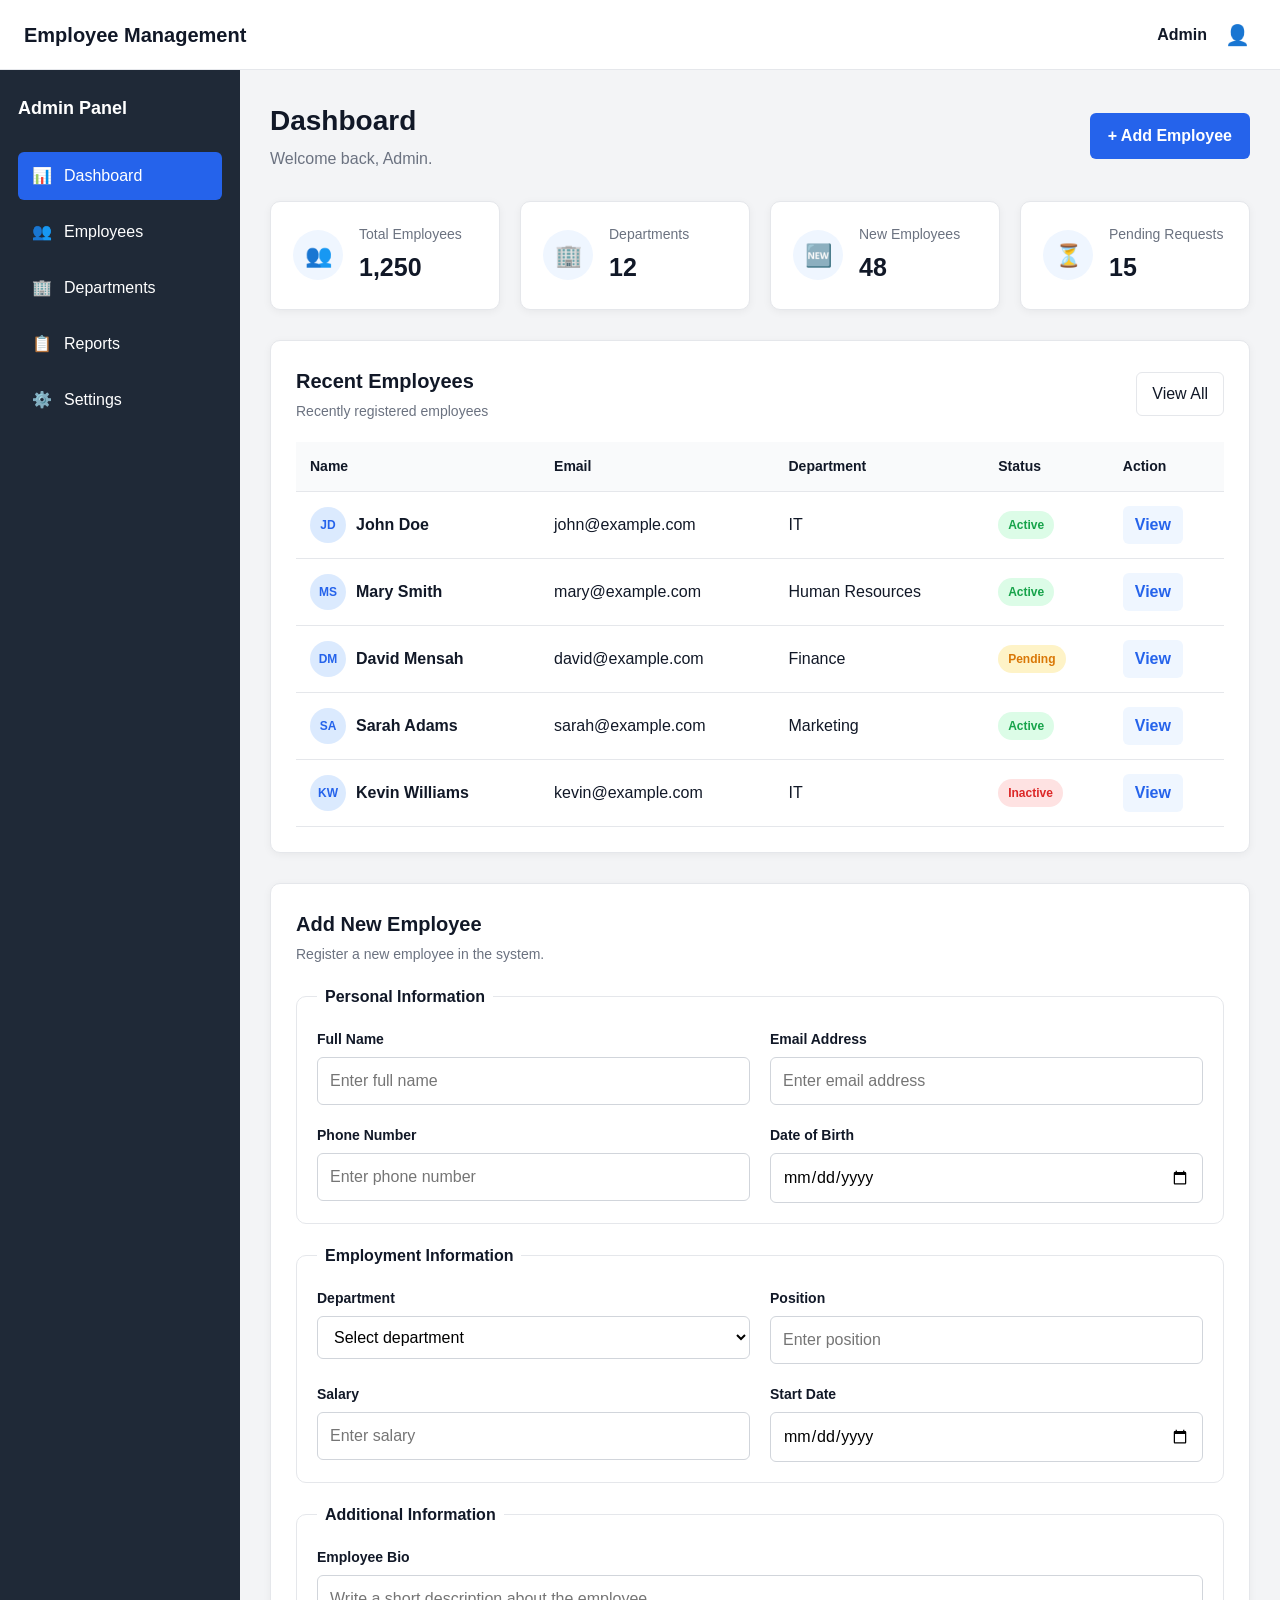
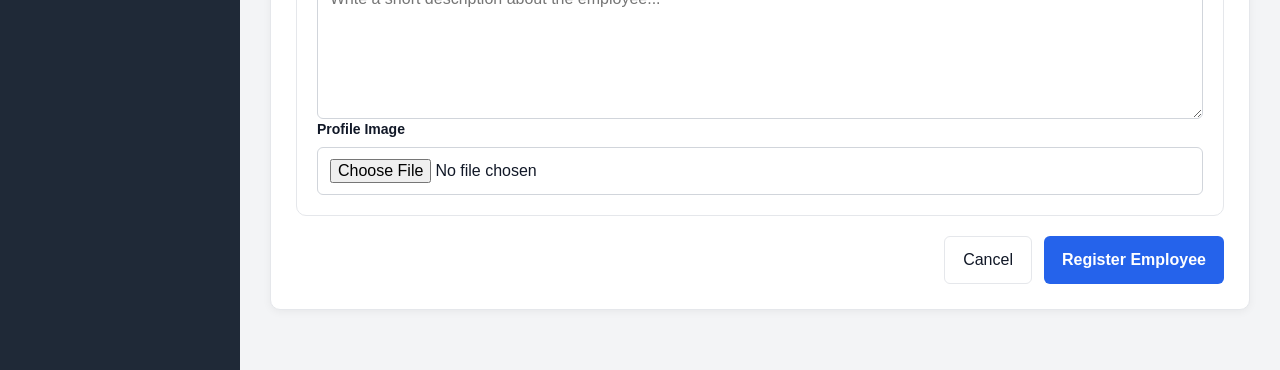
<file: index.html>
<!DOCTYPE html>
<html lang="en">

<head>
    <meta charset="UTF-8">
    <meta name="viewport" content="width=device-width, initial-scale=1.0">

    <title>Employee Management System</title>

    <link rel="stylesheet" href="css/styles.css">
</head>

<body>

    <div class="dashboard">

        <!-- ================= HEADER ================= -->

        <header class="header">

            <div class="header-left">
                <button class="menu-button" type="button" aria-label="Open menu">
                    ☰
                </button>

                <h1>Employee Management</h1>
            </div>

            <div class="header-right">
                <span class="user-name">Admin</span>

                <button class="profile-button" type="button">
                    👤
                </button>
            </div>

        </header>


        <!-- ================= SIDEBAR ================= -->

        <aside class="sidebar">

            <div class="sidebar-title">
                <h2>Admin Panel</h2>
            </div>

            <nav class="sidebar-nav" aria-label="Main navigation">

                <a href="#" class="active">
                    <span>📊</span>
                    Dashboard
                </a>

                <a href="#">
                    <span>👥</span>
                    Employees
                </a>

                <a href="#">
                    <span>🏢</span>
                    Departments
                </a>

                <a href="#">
                    <span>📋</span>
                    Reports
                </a>

                <a href="#">
                    <span>⚙️</span>
                    Settings
                </a>

            </nav>
            

        </aside>


        <!-- ================= MAIN CONTENT ================= -->

        <main class="main-content">

            <!-- Page heading -->

            <section class="page-heading">

                <div>
                    <h2>Dashboard</h2>
                    <p>Welcome back, Admin.</p>
                </div>

                <button class="primary-button" type="button">
                    + Add Employee
                </button>

            </section>


            <!-- ================= STATISTICS ================= -->

            <section class="statistics" aria-label="Employee statistics">

                <article class="stat-card">

                    <div class="stat-icon">
                        👥
                    </div>

                    <div>
                        <h3>Total Employees</h3>
                        <p>1,250</p>
                    </div>

                </article>


                <article class="stat-card">

                    <div class="stat-icon">
                        🏢
                    </div>

                    <div>
                        <h3>Departments</h3>
                        <p>12</p>
                    </div>

                </article>


                <article class="stat-card">

                    <div class="stat-icon">
                        🆕
                    </div>

                    <div>
                        <h3>New Employees</h3>
                        <p>48</p>
                    </div>

                </article>


                <article class="stat-card">

                    <div class="stat-icon">
                        ⏳
                    </div>

                    <div>
                        <h3>Pending Requests</h3>
                        <p>15</p>
                    </div>

                </article>

            </section>


            <!-- ================= EMPLOYEE TABLE ================= -->

            <section class="card">

                <div class="section-header">

                    <div>
                        <h2>Recent Employees</h2>
                        <p>Recently registered employees</p>
                    </div>

                    <button class="secondary-button" type="button">
                        View All
                    </button>

                </div>


                <div class="table-container">

                    <table>

                        <thead>

                            <tr>
                                <th>Name</th>
                                <th>Email</th>
                                <th>Department</th>
                                <th>Status</th>
                                <th>Action</th>
                            </tr>

                        </thead>


                        <tbody>

                            <tr>

                                <td>
                                    <div class="employee-name">
                                        <div class="avatar">JD</div>

                                        <span>John Doe</span>
                                    </div>
                                </td>

                                <td>john@example.com</td>

                                <td>IT</td>

                                <td>
                                    <span class="badge active-badge">
                                        Active
                                    </span>
                                </td>

                                <td>
                                    <button class="table-button" type="button">
                                        View
                                    </button>
                                </td>

                            </tr>


                            <tr>

                                <td>
                                    <div class="employee-name">
                                        <div class="avatar">MS</div>

                                        <span>Mary Smith</span>
                                    </div>
                                </td>

                                <td>mary@example.com</td>

                                <td>Human Resources</td>

                                <td>
                                    <span class="badge active-badge">
                                        Active
                                    </span>
                                </td>

                                <td>
                                    <button class="table-button" type="button">
                                        View
                                    </button>
                                </td>

                            </tr>


                            <tr>

                                <td>
                                    <div class="employee-name">
                                        <div class="avatar">DM</div>

                                        <span>David Mensah</span>
                                    </div>
                                </td>

                                <td>david@example.com</td>

                                <td>Finance</td>

                                <td>
                                    <span class="badge pending-badge">
                                        Pending
                                    </span>
                                </td>

                                <td>
                                    <button class="table-button" type="button">
                                        View
                                    </button>
                                </td>

                            </tr>


                            <tr>

                                <td>
                                    <div class="employee-name">
                                        <div class="avatar">SA</div>

                                        <span>Sarah Adams</span>
                                    </div>
                                </td>

                                <td>sarah@example.com</td>

                                <td>Marketing</td>

                                <td>
                                    <span class="badge active-badge">
                                        Active
                                    </span>
                                </td>

                                <td>
                                    <button class="table-button" type="button">
                                        View
                                    </button>
                                </td>

                            </tr>


                            <tr>

                                <td>
                                    <div class="employee-name">
                                        <div class="avatar">KW</div>

                                        <span>Kevin Williams</span>
                                    </div>
                                </td>

                                <td>kevin@example.com</td>

                                <td>IT</td>

                                <td>
                                    <span class="badge inactive-badge">
                                        Inactive
                                    </span>
                                </td>

                                <td>
                                    <button class="table-button" type="button">
                                        View
                                    </button>
                                </td>

                            </tr>

                        </tbody>

                    </table>

                </div>

            </section>


            <!-- ================= ADD EMPLOYEE FORM ================= -->

            <section class="card">

                <div class="section-header">

                    <div>
                        <h2>Add New Employee</h2>
                        <p>Register a new employee in the system.</p>
                    </div>

                </div>


                <form>

                    <fieldset>

                        <legend>Personal Information</legend>


                        <div class="form-grid">

                            <div class="form-group">

                                <label for="fullName">
                                    Full Name
                                </label>

                                <input type="text" id="fullName" name="fullName" placeholder="Enter full name" required>

                            </div>


                            <div class="form-group">

                                <label for="email">
                                    Email Address
                                </label>

                                <input type="email" id="email" name="email" placeholder="Enter email address" required>

                            </div>


                            <div class="form-group">

                                <label for="phone">
                                    Phone Number
                                </label>

                                <input type="tel" id="phone" name="phone" placeholder="Enter phone number">

                            </div>


                            <div class="form-group">

                                <label for="date">
                                    Date of Birth
                                </label>

                                <input type="date" id="date" name="date">

                            </div>

                        </div>

                    </fieldset>


                    <fieldset>

                        <legend>Employment Information</legend>


                        <div class="form-grid">

                            <div class="form-group">

                                <label for="department">
                                    Department
                                </label>

                                <select id="department" name="department" required>

                                    <option value="">
                                        Select department
                                    </option>

                                    <option value="it">
                                        IT
                                    </option>

                                    <option value="hr">
                                        Human Resources
                                    </option>

                                    <option value="finance">
                                        Finance
                                    </option>

                                    <option value="marketing">
                                        Marketing
                                    </option>

                                </select>

                            </div>


                            <div class="form-group">

                                <label for="position">
                                    Position
                                </label>

                                <input type="text" id="position" name="position" placeholder="Enter position">

                            </div>


                            <div class="form-group">

                                <label for="salary">
                                    Salary
                                </label>

                                <input type="number" id="salary" name="salary" placeholder="Enter salary" min="0">

                            </div>


                            <div class="form-group">

                                <label for="startDate">
                                    Start Date
                                </label>

                                <input type="date" id="startDate" name="startDate">

                            </div>

                        </div>

                    </fieldset>


                    <fieldset>

                        <legend>Additional Information</legend>


                        <div class="form-group">

                            <label for="bio">
                                Employee Bio
                            </label>

                            <textarea id="bio" name="bio" rows="5"
                                placeholder="Write a short description about the employee..."></textarea>

                        </div>


                        <div class="form-group">

                            <label for="profileImage">
                                Profile Image
                            </label>

                            <input type="file" id="profileImage" name="profileImage" accept="image/*">

                        </div>

                    </fieldset>


                    <div class="form-actions">

                        <button type="reset" class="cancel-button">
                            Cancel
                        </button>

                        <button type="submit" class="primary-button">
                            Register Employee
                        </button>

                    </div>

                </form>

            </section>

        </main>

    </div>

</body>

</html>
</file>
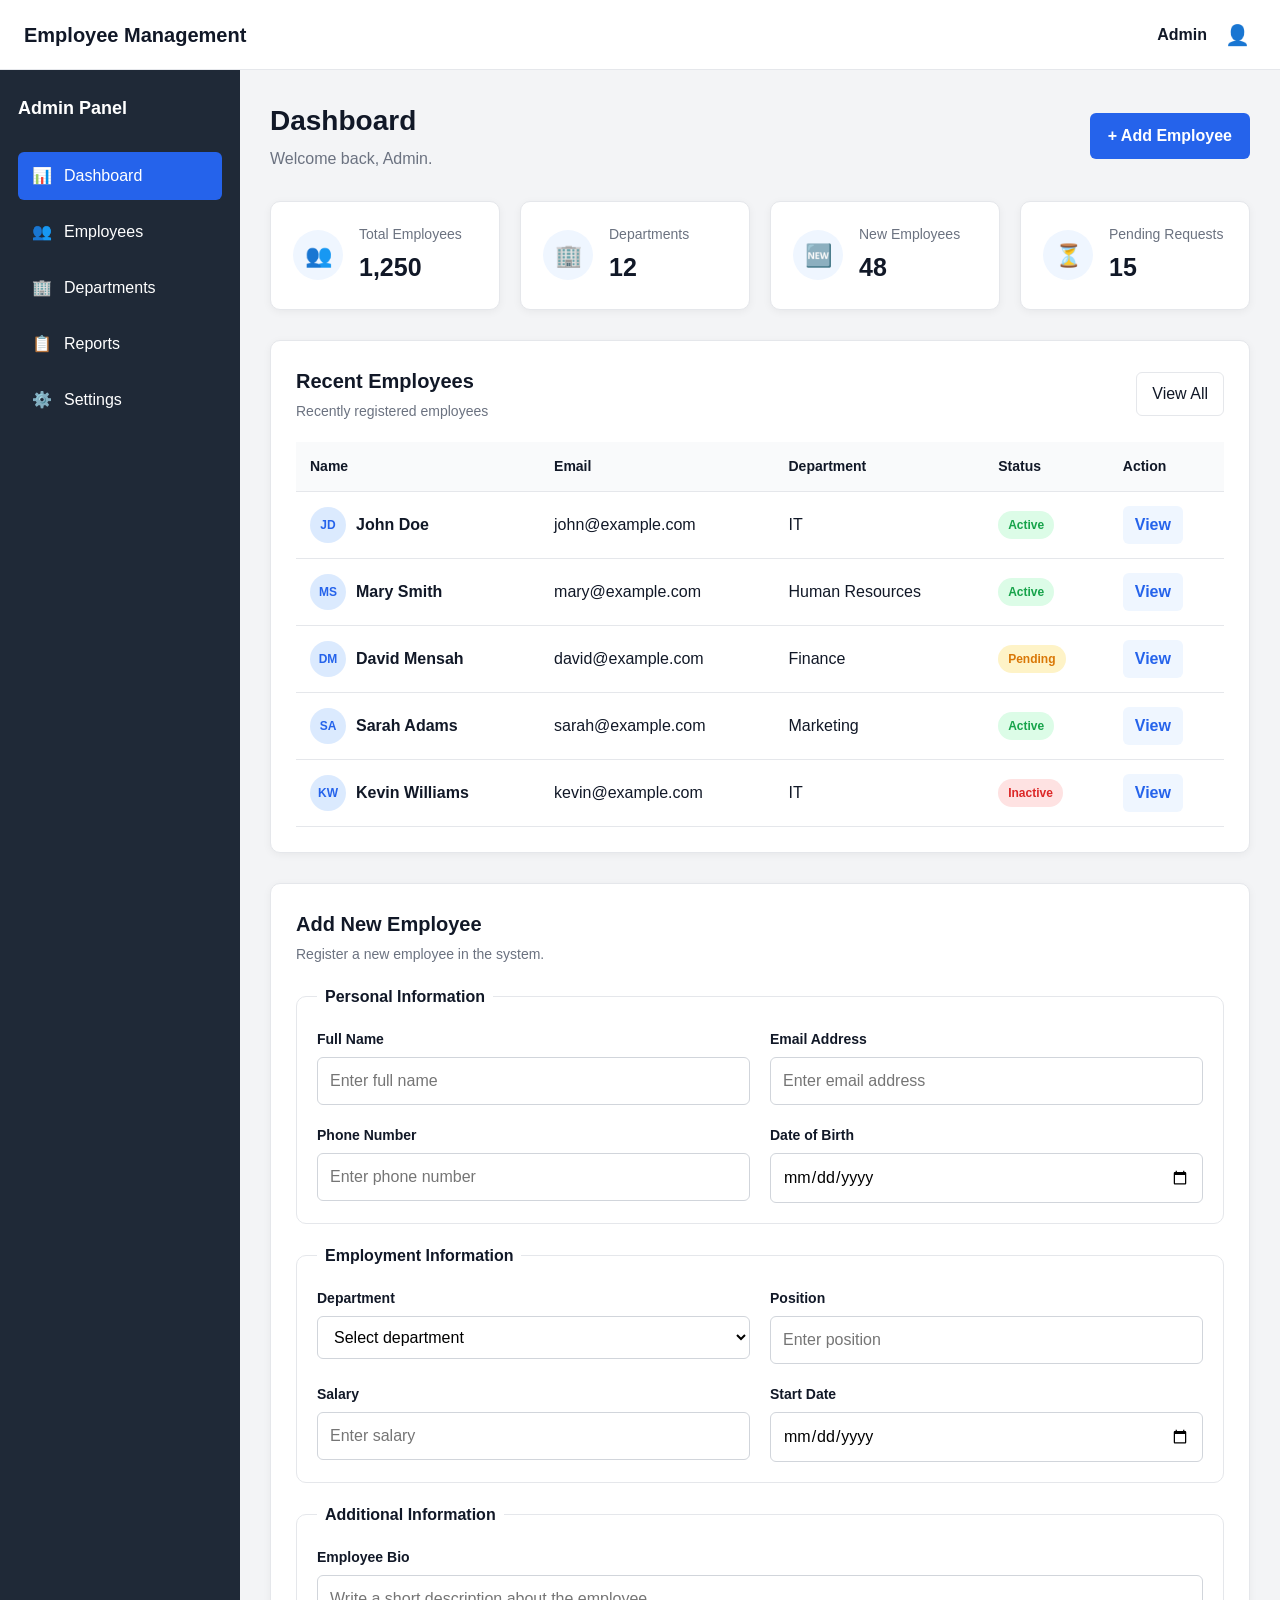
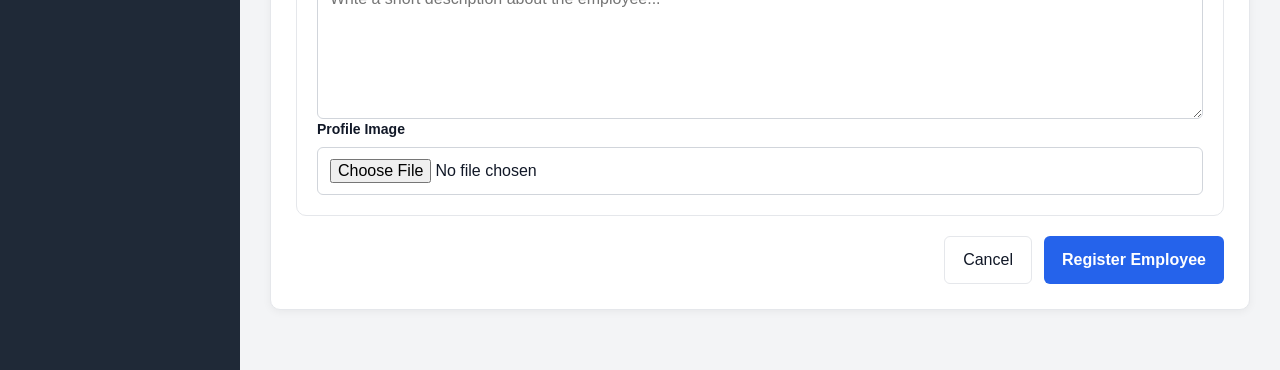
<file: New folder/index.html>
<!DOCTYPE html>
<html lang="en">

<head>
    <meta charset="UTF-8">
    <meta name="viewport" content="width=device-width, initial-scale=1.0">

    <title>Employee Management System</title>

    <link rel="stylesheet" href="css/styles.css">
</head>

<body>

    <div class="dashboard">

        <!-- ================= HEADER ================= -->

        <header class="header">

            <div class="header-left">
                <button class="menu-button" type="button" aria-label="Open menu">
                    ☰
                </button>

                <h1>Employee Management</h1>
            </div>

            <div class="header-right">
                <span class="user-name">Admin</span>

                <button class="profile-button" type="button">
                    👤
                </button>
            </div>

        </header>


        <!-- ================= SIDEBAR ================= -->

        <aside class="sidebar">

            <div class="sidebar-title">
                <h2>Admin Panel</h2>
            </div>

            <nav class="sidebar-nav" aria-label="Main navigation">

                <a href="#" class="active">
                    <span>📊</span>
                    Dashboard
                </a>

                <a href="#">
                    <span>👥</span>
                    Employees
                </a>

                <a href="#">
                    <span>🏢</span>
                    Departments
                </a>

                <a href="#">
                    <span>📋</span>
                    Reports
                </a>

                <a href="#">
                    <span>⚙️</span>
                    Settings
                </a>

            </nav>
            

        </aside>


        <!-- ================= MAIN CONTENT ================= -->

        <main class="main-content">

            <!-- Page heading -->

            <section class="page-heading">

                <div>
                    <h2>Dashboard</h2>
                    <p>Welcome back, Admin.</p>
                </div>

                <button class="primary-button" type="button">
                    + Add Employee
                </button>

            </section>


            <!-- ================= STATISTICS ================= -->

            <section class="statistics" aria-label="Employee statistics">

                <article class="stat-card">

                    <div class="stat-icon">
                        👥
                    </div>

                    <div>
                        <h3>Total Employees</h3>
                        <p>1,250</p>
                    </div>

                </article>


                <article class="stat-card">

                    <div class="stat-icon">
                        🏢
                    </div>

                    <div>
                        <h3>Departments</h3>
                        <p>12</p>
                    </div>

                </article>


                <article class="stat-card">

                    <div class="stat-icon">
                        🆕
                    </div>

                    <div>
                        <h3>New Employees</h3>
                        <p>48</p>
                    </div>

                </article>


                <article class="stat-card">

                    <div class="stat-icon">
                        ⏳
                    </div>

                    <div>
                        <h3>Pending Requests</h3>
                        <p>15</p>
                    </div>

                </article>

            </section>


            <!-- ================= EMPLOYEE TABLE ================= -->

            <section class="card">

                <div class="section-header">

                    <div>
                        <h2>Recent Employees</h2>
                        <p>Recently registered employees</p>
                    </div>

                    <button class="secondary-button" type="button">
                        View All
                    </button>

                </div>


                <div class="table-container">

                    <table>

                        <thead>

                            <tr>
                                <th>Name</th>
                                <th>Email</th>
                                <th>Department</th>
                                <th>Status</th>
                                <th>Action</th>
                            </tr>

                        </thead>


                        <tbody>

                            <tr>

                                <td>
                                    <div class="employee-name">
                                        <div class="avatar">JD</div>

                                        <span>John Doe</span>
                                    </div>
                                </td>

                                <td>john@example.com</td>

                                <td>IT</td>

                                <td>
                                    <span class="badge active-badge">
                                        Active
                                    </span>
                                </td>

                                <td>
                                    <button class="table-button" type="button">
                                        View
                                    </button>
                                </td>

                            </tr>


                            <tr>

                                <td>
                                    <div class="employee-name">
                                        <div class="avatar">MS</div>

                                        <span>Mary Smith</span>
                                    </div>
                                </td>

                                <td>mary@example.com</td>

                                <td>Human Resources</td>

                                <td>
                                    <span class="badge active-badge">
                                        Active
                                    </span>
                                </td>

                                <td>
                                    <button class="table-button" type="button">
                                        View
                                    </button>
                                </td>

                            </tr>


                            <tr>

                                <td>
                                    <div class="employee-name">
                                        <div class="avatar">DM</div>

                                        <span>David Mensah</span>
                                    </div>
                                </td>

                                <td>david@example.com</td>

                                <td>Finance</td>

                                <td>
                                    <span class="badge pending-badge">
                                        Pending
                                    </span>
                                </td>

                                <td>
                                    <button class="table-button" type="button">
                                        View
                                    </button>
                                </td>

                            </tr>


                            <tr>

                                <td>
                                    <div class="employee-name">
                                        <div class="avatar">SA</div>

                                        <span>Sarah Adams</span>
                                    </div>
                                </td>

                                <td>sarah@example.com</td>

                                <td>Marketing</td>

                                <td>
                                    <span class="badge active-badge">
                                        Active
                                    </span>
                                </td>

                                <td>
                                    <button class="table-button" type="button">
                                        View
                                    </button>
                                </td>

                            </tr>


                            <tr>

                                <td>
                                    <div class="employee-name">
                                        <div class="avatar">KW</div>

                                        <span>Kevin Williams</span>
                                    </div>
                                </td>

                                <td>kevin@example.com</td>

                                <td>IT</td>

                                <td>
                                    <span class="badge inactive-badge">
                                        Inactive
                                    </span>
                                </td>

                                <td>
                                    <button class="table-button" type="button">
                                        View
                                    </button>
                                </td>

                            </tr>

                        </tbody>

                    </table>

                </div>

            </section>


            <!-- ================= ADD EMPLOYEE FORM ================= -->

            <section class="card">

                <div class="section-header">

                    <div>
                        <h2>Add New Employee</h2>
                        <p>Register a new employee in the system.</p>
                    </div>

                </div>


                <form>

                    <fieldset>

                        <legend>Personal Information</legend>


                        <div class="form-grid">

                            <div class="form-group">

                                <label for="fullName">
                                    Full Name
                                </label>

                                <input type="text" id="fullName" name="fullName" placeholder="Enter full name" required>

                            </div>


                            <div class="form-group">

                                <label for="email">
                                    Email Address
                                </label>

                                <input type="email" id="email" name="email" placeholder="Enter email address" required>

                            </div>


                            <div class="form-group">

                                <label for="phone">
                                    Phone Number
                                </label>

                                <input type="tel" id="phone" name="phone" placeholder="Enter phone number">

                            </div>


                            <div class="form-group">

                                <label for="date">
                                    Date of Birth
                                </label>

                                <input type="date" id="date" name="date">

                            </div>

                        </div>

                    </fieldset>


                    <fieldset>

                        <legend>Employment Information</legend>


                        <div class="form-grid">

                            <div class="form-group">

                                <label for="department">
                                    Department
                                </label>

                                <select id="department" name="department" required>

                                    <option value="">
                                        Select department
                                    </option>

                                    <option value="it">
                                        IT
                                    </option>

                                    <option value="hr">
                                        Human Resources
                                    </option>

                                    <option value="finance">
                                        Finance
                                    </option>

                                    <option value="marketing">
                                        Marketing
                                    </option>

                                </select>

                            </div>


                            <div class="form-group">

                                <label for="position">
                                    Position
                                </label>

                                <input type="text" id="position" name="position" placeholder="Enter position">

                            </div>


                            <div class="form-group">

                                <label for="salary">
                                    Salary
                                </label>

                                <input type="number" id="salary" name="salary" placeholder="Enter salary" min="0">

                            </div>


                            <div class="form-group">

                                <label for="startDate">
                                    Start Date
                                </label>

                                <input type="date" id="startDate" name="startDate">

                            </div>

                        </div>

                    </fieldset>


                    <fieldset>

                        <legend>Additional Information</legend>


                        <div class="form-group">

                            <label for="bio">
                                Employee Bio
                            </label>

                            <textarea id="bio" name="bio" rows="5"
                                placeholder="Write a short description about the employee..."></textarea>

                        </div>


                        <div class="form-group">

                            <label for="profileImage">
                                Profile Image
                            </label>

                            <input type="file" id="profileImage" name="profileImage" accept="image/*">

                        </div>

                    </fieldset>


                    <div class="form-actions">

                        <button type="reset" class="cancel-button">
                            Cancel
                        </button>

                        <button type="submit" class="primary-button">
                            Register Employee
                        </button>

                    </div>

                </form>

            </section>

        </main>

    </div>

</body>

</html>
</file>
<file: css/styles.css>
/* =====================================================
   CSS VARIABLES
   ===================================================== */

:root {
    --primary-color: #2563eb;
    --primary-hover: #1d4ed8;

    --dark-color: #1f2937;
    --text-color: #111827;
    --muted-color: #6b7280;

    --background-color: #f3f4f6;
    --white-color: #ffffff;

    --border-color: #e5e7eb;

    --success-color: #16a34a;
    --warning-color: #d97706;
    --danger-color: #dc2626;

    --spacing-small: 8px;
    --spacing-medium: 16px;
    --spacing-large: 24px;

    --radius-small: 6px;
    --radius-medium: 10px;

    --shadow:
        0 2px 8px rgba(0, 0, 0, 0.05);
}


/* =====================================================
   BASIC RESET
   ===================================================== */

* {
    box-sizing: border-box;
}


html {
    scroll-behavior: smooth;
}


body {
    margin: 0;

    font-family:
        Arial,
        Helvetica,
        sans-serif;

    background-color: var(--background-color);

    color: var(--text-color);

    line-height: 1.5;
}


/* =====================================================
   DASHBOARD LAYOUT
   CSS GRID
   ===================================================== */

.dashboard {
    min-height: 100vh;

    display: grid;

    grid-template-columns: 240px 1fr;

    grid-template-rows: 70px 1fr;
}


/* =====================================================
   HEADER
   ===================================================== */

.header {
    grid-column: 1 / -1;

    display: flex;

    align-items: center;

    justify-content: space-between;

    padding: 0 24px;

    background-color: var(--white-color);

    border-bottom: 1px solid var(--border-color);

    position: sticky;

    top: 0;

    z-index: 100;
}


.header-left {
    display: flex;

    align-items: center;

    gap: 15px;
}


.header-left h1 {
    margin: 0;

    font-size: 20px;
}


.header-right {
    display: flex;

    align-items: center;

    gap: 12px;
}


.user-name {
    font-weight: 600;
}


.menu-button,
.profile-button {
    border: none;

    background: transparent;

    cursor: pointer;

    font-size: 20px;
}


.menu-button {
    display: none;
}


/* =====================================================
   SIDEBAR
   ===================================================== */

.sidebar {
    background-color: var(--dark-color);

    color: white;

    padding: 25px 18px;
}


.sidebar-title h2 {
    margin-top: 0;

    font-size: 18px;
}


.sidebar-nav {
    display: flex;

    flex-direction: column;

    gap: 8px;

    margin-top: 30px;
}


.sidebar-nav a {
    display: flex;

    align-items: center;

    gap: 12px;

    padding: 12px 14px;

    color: white;

    text-decoration: none;

    border-radius: var(--radius-small);

    transition: background-color 0.2s ease;
}


.sidebar-nav a:hover,
.sidebar-nav a:focus-visible {
    background-color: #374151;
}


.sidebar-nav a.active {
    background-color: var(--primary-color);
}


/* =====================================================
   MAIN CONTENT
   ===================================================== */

.main-content {
    padding: 30px;

    min-width: 0;

    overflow-x: auto;
}


/* =====================================================
   PAGE HEADING
   ===================================================== */

.page-heading {
    display: flex;

    align-items: center;

    justify-content: space-between;

    gap: 20px;

    margin-bottom: 30px;
}


.page-heading h2 {
    margin: 0;

    font-size: 28px;
}


.page-heading p {
    margin: 5px 0 0;

    color: var(--muted-color);
}


/* =====================================================
   BUTTONS
   ===================================================== */

button {
    font: inherit;

    cursor: pointer;
}


.primary-button {
    border: none;

    background-color: var(--primary-color);

    color: white;

    padding: 11px 18px;

    border-radius: var(--radius-small);

    font-weight: 600;

    transition: background-color 0.2s ease;
}


.primary-button:hover {
    background-color: var(--primary-hover);
}


.secondary-button {
    border: 1px solid var(--border-color);

    background-color: white;

    color: var(--text-color);

    padding: 9px 15px;

    border-radius: var(--radius-small);
}


.secondary-button:hover {
    background-color: #f9fafb;
}


.cancel-button {
    border: 1px solid var(--border-color);

    background-color: white;

    color: var(--text-color);

    padding: 11px 18px;

    border-radius: var(--radius-small);
}


.cancel-button:hover {
    background-color: #f3f4f6;
}


.table-button {
    border: none;

    background-color: #eff6ff;

    color: var(--primary-color);

    padding: 7px 12px;

    border-radius: var(--radius-small);

    font-weight: 600;
}


.table-button:hover {
    background-color: #dbeafe;
}


/* =====================================================
   STATISTICS
   CSS GRID
   ===================================================== */

.statistics {
    display: grid;

    grid-template-columns:
        repeat(4, 1fr);

    gap: 20px;

    margin-bottom: 30px;
}


.stat-card {
    display: flex;

    align-items: center;

    gap: 16px;

    padding: 22px;

    background-color: white;

    border: 1px solid var(--border-color);

    border-radius: var(--radius-medium);

    box-shadow: var(--shadow);
}


.stat-icon {
    width: 50px;

    height: 50px;

    display: flex;

    align-items: center;

    justify-content: center;

    background-color: #eff6ff;

    border-radius: 50%;

    font-size: 22px;

    flex-shrink: 0;
}


.stat-card h3 {
    margin: 0;

    color: var(--muted-color);

    font-size: 14px;

    font-weight: 500;
}


.stat-card p {
    margin: 4px 0 0;

    font-size: 25px;

    font-weight: 700;
}


/* =====================================================
   CARD
   ===================================================== */

.card {
    background-color: white;

    border: 1px solid var(--border-color);

    border-radius: var(--radius-medium);

    box-shadow: var(--shadow);

    padding: 25px;

    margin-bottom: 30px;
}


/* =====================================================
   SECTION HEADER
   FLEXBOX
   ===================================================== */

.section-header {
    display: flex;

    align-items: center;

    justify-content: space-between;

    gap: 20px;

    margin-bottom: 20px;
}


.section-header h2 {
    margin: 0;

    font-size: 20px;
}


.section-header p {
    margin: 5px 0 0;

    color: var(--muted-color);

    font-size: 14px;
}


/* =====================================================
   TABLE
   ===================================================== */

.table-container {
    width: 100%;

    overflow-x: auto;
}


table {
    width: 100%;

    min-width: 700px;

    border-collapse: collapse;
}


th,
td {
    padding: 14px;

    text-align: left;

    border-bottom: 1px solid var(--border-color);
}


th {
    background-color: #f9fafb;

    font-size: 14px;
}


tbody tr:hover {
    background-color: #f9fafb;
}


/* =====================================================
   EMPLOYEE NAME
   FLEXBOX
   ===================================================== */

.employee-name {
    display: flex;

    align-items: center;

    gap: 10px;

    font-weight: 600;
}


.avatar {
    width: 36px;

    height: 36px;

    display: flex;

    align-items: center;

    justify-content: center;

    border-radius: 50%;

    background-color: #dbeafe;

    color: var(--primary-color);

    font-size: 12px;

    font-weight: 700;
}


/* =====================================================
   BADGES
   ===================================================== */

.badge {
    display: inline-block;

    padding: 5px 10px;

    border-radius: 20px;

    font-size: 12px;

    font-weight: 600;
}


.active-badge {
    background-color: #dcfce7;

    color: var(--success-color);
}


.pending-badge {
    background-color: #fef3c7;

    color: var(--warning-color);
}


.inactive-badge {
    background-color: #fee2e2;

    color: var(--danger-color);
}


/* =====================================================
   FORM
   ===================================================== */

form {
    width: 100%;
}


fieldset {
    border: 1px solid var(--border-color);

    border-radius: var(--radius-medium);

    padding: 20px;

    margin: 0 0 20px;
}


legend {
    padding: 0 8px;

    font-weight: 700;
}


.form-grid {
    display: grid;

    grid-template-columns:
        repeat(2, 1fr);

    gap: 20px;
}


.form-group {
    display: flex;

    flex-direction: column;

    gap: 7px;
}


.form-group label {
    font-weight: 600;

    font-size: 14px;
}


.form-group input,
.form-group select,
.form-group textarea {
    width: 100%;

    padding: 11px 12px;

    border: 1px solid #d1d5db;

    border-radius: var(--radius-small);

    background-color: white;

    font: inherit;

    outline: none;
}


.form-group input:focus,
.form-group select:focus,
.form-group textarea:focus {
    border-color: var(--primary-color);

    box-shadow:
        0 0 0 3px rgba(37, 99, 235, 0.12);
}


.form-group textarea {
    resize: vertical;
}


/* =====================================================
   FORM ACTIONS
   FLEXBOX
   ===================================================== */

.form-actions {
    display: flex;

    justify-content: flex-end;

    gap: 12px;
}


/* =====================================================
   ACCESSIBILITY
   ===================================================== */

button:focus-visible,
a:focus-visible,
input:focus-visible,
select:focus-visible,
textarea:focus-visible {
    outline: 3px solid rgba(37, 99, 235, 0.35);

    outline-offset: 2px;
}


/* =====================================================
   RESPONSIVE DESIGN
   TABLET
   ===================================================== */

@media (max-width: 1000px) {

    .statistics {
        grid-template-columns:
            repeat(2, 1fr);
    }

}


/* =====================================================
   RESPONSIVE DESIGN
   MOBILE
   ===================================================== */

@media (max-width: 768px) {

    .dashboard {
        grid-template-columns: 1fr;

        grid-template-rows:
            70px auto 1fr;
    }


    .header {
        padding: 0 16px;
    }


    .menu-button {
        display: block;
    }


    .header-left h1 {
        font-size: 17px;
    }


    .user-name {
        display: none;
    }


    .sidebar {
        padding: 15px;
    }


    .sidebar-title {
        display: none;
    }


    .sidebar-nav {
        flex-direction: row;

        flex-wrap: wrap;

        margin-top: 0;
    }


    .sidebar-nav a {
        flex: 1;

        justify-content: center;

        min-width: 120px;
    }


    .main-content {
        padding: 20px;
    }


    .page-heading {
        align-items: flex-start;

        flex-direction: column;
    }


    .statistics {
        grid-template-columns: 1fr;
    }


    .form-grid {
        grid-template-columns: 1fr;
    }


    .section-header {
        align-items: flex-start;

        flex-direction: column;
    }


    .card {
        padding: 18px;
    }

}


/* =====================================================
   SMALL MOBILE
   ===================================================== */

@media (max-width: 500px) {

    .main-content {
        padding: 15px;
    }


    .header-left h1 {
        font-size: 15px;
    }


    .stat-card {
        padding: 18px;
    }


    .stat-card p {
        font-size: 22px;
    }


    .sidebar-nav a {
        min-width: 100%;

        justify-content: flex-start;
    }


    .form-actions {
        flex-direction: column;
    }


    .form-actions button {
        width: 100%;
    }

}
</file>
<file: New folder/css/styles.css>
/* =====================================================
   CSS VARIABLES
   ===================================================== */

:root {
    --primary-color: #2563eb;
    --primary-hover: #1d4ed8;

    --dark-color: #1f2937;
    --text-color: #111827;
    --muted-color: #6b7280;

    --background-color: #f3f4f6;
    --white-color: #ffffff;

    --border-color: #e5e7eb;

    --success-color: #16a34a;
    --warning-color: #d97706;
    --danger-color: #dc2626;

    --spacing-small: 8px;
    --spacing-medium: 16px;
    --spacing-large: 24px;

    --radius-small: 6px;
    --radius-medium: 10px;

    --shadow:
        0 2px 8px rgba(0, 0, 0, 0.05);
}


/* =====================================================
   BASIC RESET
   ===================================================== */

* {
    box-sizing: border-box;
}


html {
    scroll-behavior: smooth;
}


body {
    margin: 0;

    font-family:
        Arial,
        Helvetica,
        sans-serif;

    background-color: var(--background-color);

    color: var(--text-color);

    line-height: 1.5;
}


/* =====================================================
   DASHBOARD LAYOUT
   CSS GRID
   ===================================================== */

.dashboard {
    min-height: 100vh;

    display: grid;

    grid-template-columns: 240px 1fr;

    grid-template-rows: 70px 1fr;
}


/* =====================================================
   HEADER
   ===================================================== */

.header {
    grid-column: 1 / -1;

    display: flex;

    align-items: center;

    justify-content: space-between;

    padding: 0 24px;

    background-color: var(--white-color);

    border-bottom: 1px solid var(--border-color);

    position: sticky;

    top: 0;

    z-index: 100;
}


.header-left {
    display: flex;

    align-items: center;

    gap: 15px;
}


.header-left h1 {
    margin: 0;

    font-size: 20px;
}


.header-right {
    display: flex;

    align-items: center;

    gap: 12px;
}


.user-name {
    font-weight: 600;
}


.menu-button,
.profile-button {
    border: none;

    background: transparent;

    cursor: pointer;

    font-size: 20px;
}


.menu-button {
    display: none;
}


/* =====================================================
   SIDEBAR
   ===================================================== */

.sidebar {
    background-color: var(--dark-color);

    color: white;

    padding: 25px 18px;
}


.sidebar-title h2 {
    margin-top: 0;

    font-size: 18px;
}


.sidebar-nav {
    display: flex;

    flex-direction: column;

    gap: 8px;

    margin-top: 30px;
}


.sidebar-nav a {
    display: flex;

    align-items: center;

    gap: 12px;

    padding: 12px 14px;

    color: white;

    text-decoration: none;

    border-radius: var(--radius-small);

    transition: background-color 0.2s ease;
}


.sidebar-nav a:hover,
.sidebar-nav a:focus-visible {
    background-color: #374151;
}


.sidebar-nav a.active {
    background-color: var(--primary-color);
}


/* =====================================================
   MAIN CONTENT
   ===================================================== */

.main-content {
    padding: 30px;

    min-width: 0;

    overflow-x: auto;
}


/* =====================================================
   PAGE HEADING
   ===================================================== */

.page-heading {
    display: flex;

    align-items: center;

    justify-content: space-between;

    gap: 20px;

    margin-bottom: 30px;
}


.page-heading h2 {
    margin: 0;

    font-size: 28px;
}


.page-heading p {
    margin: 5px 0 0;

    color: var(--muted-color);
}


/* =====================================================
   BUTTONS
   ===================================================== */

button {
    font: inherit;

    cursor: pointer;
}


.primary-button {
    border: none;

    background-color: var(--primary-color);

    color: white;

    padding: 11px 18px;

    border-radius: var(--radius-small);

    font-weight: 600;

    transition: background-color 0.2s ease;
}


.primary-button:hover {
    background-color: var(--primary-hover);
}


.secondary-button {
    border: 1px solid var(--border-color);

    background-color: white;

    color: var(--text-color);

    padding: 9px 15px;

    border-radius: var(--radius-small);
}


.secondary-button:hover {
    background-color: #f9fafb;
}


.cancel-button {
    border: 1px solid var(--border-color);

    background-color: white;

    color: var(--text-color);

    padding: 11px 18px;

    border-radius: var(--radius-small);
}


.cancel-button:hover {
    background-color: #f3f4f6;
}


.table-button {
    border: none;

    background-color: #eff6ff;

    color: var(--primary-color);

    padding: 7px 12px;

    border-radius: var(--radius-small);

    font-weight: 600;
}


.table-button:hover {
    background-color: #dbeafe;
}


/* =====================================================
   STATISTICS
   CSS GRID
   ===================================================== */

.statistics {
    display: grid;

    grid-template-columns:
        repeat(4, 1fr);

    gap: 20px;

    margin-bottom: 30px;
}


.stat-card {
    display: flex;

    align-items: center;

    gap: 16px;

    padding: 22px;

    background-color: white;

    border: 1px solid var(--border-color);

    border-radius: var(--radius-medium);

    box-shadow: var(--shadow);
}


.stat-icon {
    width: 50px;

    height: 50px;

    display: flex;

    align-items: center;

    justify-content: center;

    background-color: #eff6ff;

    border-radius: 50%;

    font-size: 22px;

    flex-shrink: 0;
}


.stat-card h3 {
    margin: 0;

    color: var(--muted-color);

    font-size: 14px;

    font-weight: 500;
}


.stat-card p {
    margin: 4px 0 0;

    font-size: 25px;

    font-weight: 700;
}


/* =====================================================
   CARD
   ===================================================== */

.card {
    background-color: white;

    border: 1px solid var(--border-color);

    border-radius: var(--radius-medium);

    box-shadow: var(--shadow);

    padding: 25px;

    margin-bottom: 30px;
}


/* =====================================================
   SECTION HEADER
   FLEXBOX
   ===================================================== */

.section-header {
    display: flex;

    align-items: center;

    justify-content: space-between;

    gap: 20px;

    margin-bottom: 20px;
}


.section-header h2 {
    margin: 0;

    font-size: 20px;
}


.section-header p {
    margin: 5px 0 0;

    color: var(--muted-color);

    font-size: 14px;
}


/* =====================================================
   TABLE
   ===================================================== */

.table-container {
    width: 100%;

    overflow-x: auto;
}


table {
    width: 100%;

    min-width: 700px;

    border-collapse: collapse;
}


th,
td {
    padding: 14px;

    text-align: left;

    border-bottom: 1px solid var(--border-color);
}


th {
    background-color: #f9fafb;

    font-size: 14px;
}


tbody tr:hover {
    background-color: #f9fafb;
}


/* =====================================================
   EMPLOYEE NAME
   FLEXBOX
   ===================================================== */

.employee-name {
    display: flex;

    align-items: center;

    gap: 10px;

    font-weight: 600;
}


.avatar {
    width: 36px;

    height: 36px;

    display: flex;

    align-items: center;

    justify-content: center;

    border-radius: 50%;

    background-color: #dbeafe;

    color: var(--primary-color);

    font-size: 12px;

    font-weight: 700;
}


/* =====================================================
   BADGES
   ===================================================== */

.badge {
    display: inline-block;

    padding: 5px 10px;

    border-radius: 20px;

    font-size: 12px;

    font-weight: 600;
}


.active-badge {
    background-color: #dcfce7;

    color: var(--success-color);
}


.pending-badge {
    background-color: #fef3c7;

    color: var(--warning-color);
}


.inactive-badge {
    background-color: #fee2e2;

    color: var(--danger-color);
}


/* =====================================================
   FORM
   ===================================================== */

form {
    width: 100%;
}


fieldset {
    border: 1px solid var(--border-color);

    border-radius: var(--radius-medium);

    padding: 20px;

    margin: 0 0 20px;
}


legend {
    padding: 0 8px;

    font-weight: 700;
}


.form-grid {
    display: grid;

    grid-template-columns:
        repeat(2, 1fr);

    gap: 20px;
}


.form-group {
    display: flex;

    flex-direction: column;

    gap: 7px;
}


.form-group label {
    font-weight: 600;

    font-size: 14px;
}


.form-group input,
.form-group select,
.form-group textarea {
    width: 100%;

    padding: 11px 12px;

    border: 1px solid #d1d5db;

    border-radius: var(--radius-small);

    background-color: white;

    font: inherit;

    outline: none;
}


.form-group input:focus,
.form-group select:focus,
.form-group textarea:focus {
    border-color: var(--primary-color);

    box-shadow:
        0 0 0 3px rgba(37, 99, 235, 0.12);
}


.form-group textarea {
    resize: vertical;
}


/* =====================================================
   FORM ACTIONS
   FLEXBOX
   ===================================================== */

.form-actions {
    display: flex;

    justify-content: flex-end;

    gap: 12px;
}


/* =====================================================
   ACCESSIBILITY
   ===================================================== */

button:focus-visible,
a:focus-visible,
input:focus-visible,
select:focus-visible,
textarea:focus-visible {
    outline: 3px solid rgba(37, 99, 235, 0.35);

    outline-offset: 2px;
}


/* =====================================================
   RESPONSIVE DESIGN
   TABLET
   ===================================================== */

@media (max-width: 1000px) {

    .statistics {
        grid-template-columns:
            repeat(2, 1fr);
    }

}


/* =====================================================
   RESPONSIVE DESIGN
   MOBILE
   ===================================================== */

@media (max-width: 768px) {

    .dashboard {
        grid-template-columns: 1fr;

        grid-template-rows:
            70px auto 1fr;
    }


    .header {
        padding: 0 16px;
    }


    .menu-button {
        display: block;
    }


    .header-left h1 {
        font-size: 17px;
    }


    .user-name {
        display: none;
    }


    .sidebar {
        padding: 15px;
    }


    .sidebar-title {
        display: none;
    }


    .sidebar-nav {
        flex-direction: row;

        flex-wrap: wrap;

        margin-top: 0;
    }


    .sidebar-nav a {
        flex: 1;

        justify-content: center;

        min-width: 120px;
    }


    .main-content {
        padding: 20px;
    }


    .page-heading {
        align-items: flex-start;

        flex-direction: column;
    }


    .statistics {
        grid-template-columns: 1fr;
    }


    .form-grid {
        grid-template-columns: 1fr;
    }


    .section-header {
        align-items: flex-start;

        flex-direction: column;
    }


    .card {
        padding: 18px;
    }

}


/* =====================================================
   SMALL MOBILE
   ===================================================== */

@media (max-width: 500px) {

    .main-content {
        padding: 15px;
    }


    .header-left h1 {
        font-size: 15px;
    }


    .stat-card {
        padding: 18px;
    }


    .stat-card p {
        font-size: 22px;
    }


    .sidebar-nav a {
        min-width: 100%;

        justify-content: flex-start;
    }


    .form-actions {
        flex-direction: column;
    }


    .form-actions button {
        width: 100%;
    }

}
</file>
